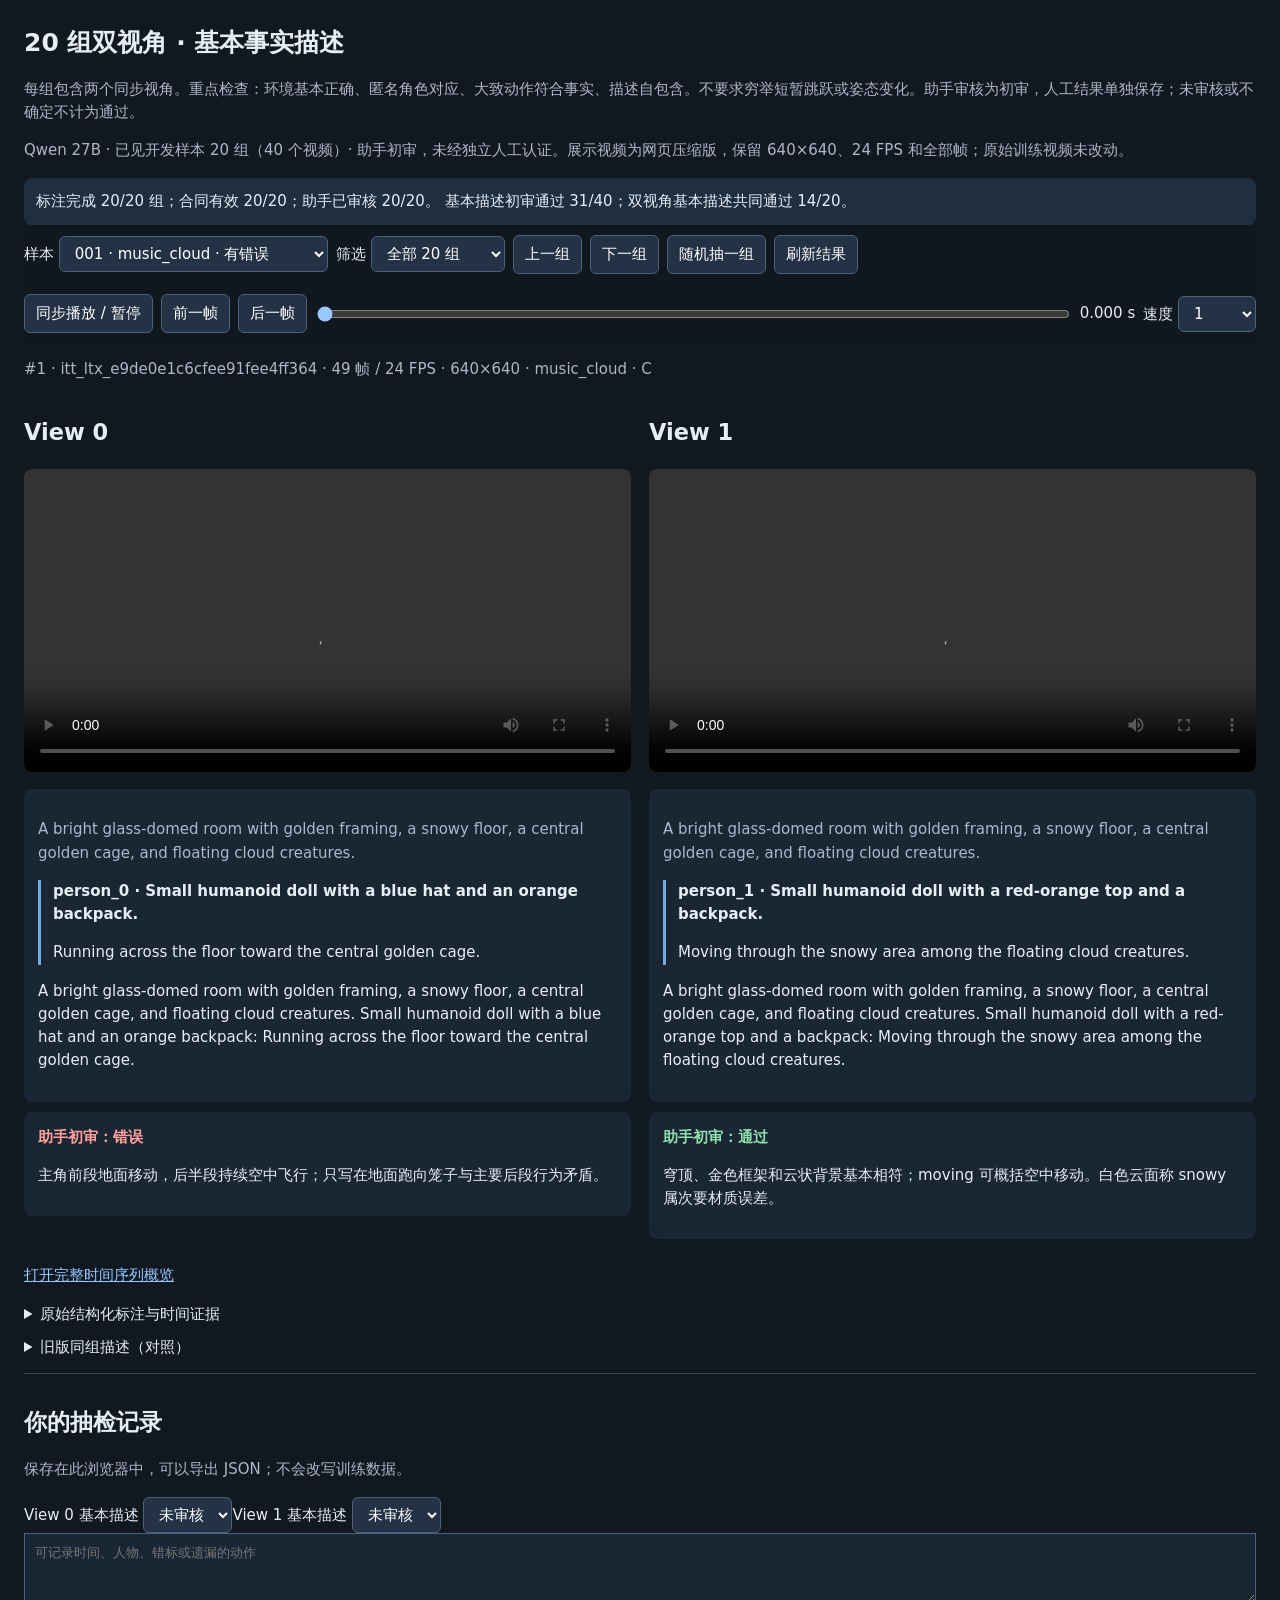
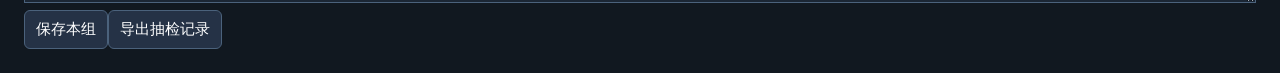
<file: index.html>
<!doctype html><html lang="zh"><meta charset="utf-8"><meta name="viewport" content="width=device-width, initial-scale=1"><title>20 组双视角 · 基本事实描述</title>
<style>
:root{color-scheme:dark}body{margin:24px;font:15px/1.55 system-ui;background:#111820;color:#e7edf5}h1{font-size:25px;margin-bottom:8px}.muted{color:#acb8c8}.bar{position:sticky;top:0;background:#111820ed;padding:10px 0;z-index:2;display:flex;flex-wrap:wrap;align-items:center;gap:8px}button,select{font:inherit;padding:7px 11px;background:#253246;color:white;border:1px solid #4b627c;border-radius:6px}button{cursor:pointer}button:hover{background:#354a65}.views{display:grid;grid-template-columns:1fr 1fr;gap:18px}section{min-width:0}video{width:100%;max-height:560px;background:black;border-radius:8px}a{color:#95c9ff}.card{padding:14px;background:#1b2634;border-radius:8px;margin:10px 0}.actor{border-left:3px solid #75acdf;padding-left:12px;margin:12px 0}.fail{color:#ffa09a}.pass{color:#8fe0ae}.uncertain{color:#f5d089}pre{white-space:pre-wrap;overflow-wrap:anywhere;font-size:12px}textarea{width:100%;box-sizing:border-box;min-height:70px;background:#1b2634;color:white;padding:10px;border:1px solid #4b627c}#seek{flex:1;min-width:180px}details{margin:10px 0}#stats{padding:12px;background:#202e40;border-radius:8px}#message{color:#8fe0ae}.assessment{margin:14px 0;border-top:1px solid #34475d;padding-top:12px}@media(max-width:800px){.views{grid-template-columns:1fr}body{margin:12px}}
</style>
<h1>20 组双视角 · 基本事实描述</h1>
<p class="muted">每组包含两个同步视角。重点检查：环境基本正确、匿名角色对应、大致动作符合事实、描述自包含。不要求穷举短暂跳跃或姿态变化。助手审核为初审，人工结果单独保存；未审核或不确定不计为通过。</p>
<p class="muted">Qwen 27B · 已见开发样本 20 组（40 个视频）· 助手初审，未经独立人工认证。展示视频为网页压缩版，保留 640×640、24 FPS 和全部帧；原始训练视频未改动。</p><div id="stats">正在加载…</div>
<div class="bar"><label>样本 <select id="sample"></select></label><label>筛选 <select id="filter"><option value="all">全部 20 组</option><option value="pass">基本描述通过</option><option value="fail">包含事实错误</option><option value="uncertain">待人工判断</option><option value="unreviewed">待审核</option></select></label><button id="prev">上一组</button><button id="next">下一组</button><button id="random">随机抽一组</button><button id="reload">刷新结果</button></div>
<div class="bar"><button id="play">同步播放 / 暂停</button><button id="backFrame">前一帧</button><button id="nextFrame">后一帧</button><input id="seek" type="range" min="0" step="1" value="0"><span id="time">0.000 s</span><label>速度 <select id="speed"><option>1</option><option>0.5</option><option>0.25</option></select></label></div>
<p id="identity" class="muted"></p>
<div class="views"><section><h2>View 0</h2><video id="v0" controls preload="metadata" playsinline></video><div id="a0" class="card"></div><div id="q0" class="card"></div></section><section><h2>View 1</h2><video id="v1" controls preload="metadata" playsinline></video><div id="a1" class="card"></div><div id="q1" class="card"></div></section></div>
<p><a id="overview" target="_blank">打开完整时间序列概览</a></p>
<details><summary>原始结构化标注与时间证据</summary><pre id="raw"></pre></details>
<details><summary>旧版同组描述（对照）</summary><pre id="baseline"></pre></details><div class="assessment"><h2>你的抽检记录</h2><p class="muted">保存在此浏览器中，可以导出 JSON；不会改写训练数据。</p><label>View 0 基本描述 <select id="h0"><option value="unreviewed">未审核</option><option value="pass">通过</option><option value="fail">错误</option><option value="uncertain">不确定</option></select></label><label>View 1 基本描述 <select id="h1"><option value="unreviewed">未审核</option><option value="pass">通过</option><option value="fail">错误</option><option value="uncertain">不确定</option></select></label><textarea id="note" placeholder="可记录时间、人物、错标或遗漏的动作"></textarea><button id="save">保存本组</button><button id="export">导出抽检记录</button><span id="message"></span></div>
<script>
const $=id=>document.getElementById(id),videos=[$('v0'),$('v1')],KEY='itt-action-basic20-static-human-v1';let DATA=[],metrics=null,ledger={},visible=[];
try{ledger=JSON.parse(localStorage.getItem(KEY)||'{}')}catch(e){}
const words={standing:'站立',stepping:'迈步前进',low_glide:'低姿态滑行',upright_glide:'直立滑行',jump:'起跳',landing:'落地',crouching:'蹲下',rising:'起身',riding:'随载具移动',flying:'空中飞行/滑翔',swimming:'游泳',climbing:'攀爬',falling:'失去支撑后下落',rolling:'翻滚',glowing_connection:'可见发光连接',contact:'身体接触',other:'其他可见动作',unresolved:'动作未确定'};
function status(s){const v=s.review?.views;if(!v)return 'unreviewed';if(v.some(x=>x.action==='fail'))return 'fail';if(v.some(x=>x.action==='uncertain'))return 'uncertain';return v.every(x=>x.action==='pass')?'pass':'unreviewed'}
function sample(){return DATA.find(s=>s.number===+$('sample').value)}
function text(parent,tag,value,cls){let el=document.createElement(tag);el.textContent=value;if(cls)el.className=cls;parent.append(el);return el}
function seek(t){videos.forEach(v=>{v.currentTime=Math.max(0,Math.min(t,(sample().media.num_frames-1)/24))});$('seek').value=Math.round(t*24)}
function pause(){videos.forEach(v=>v.pause())}
function render(){const s=sample();if(!s)return;pause();for(let v=0;v<2;v++){videos[v].src=s.video_urls[v];videos[v].playbackRate=+$('speed').value;let box=$('a'+v);box.replaceChildren();let a=s.result?.annotation?.['view'+v];if(!a){text(box,'p',s.result?.error||'等待标注完成');}else{text(box,'p',a.environment,'muted');for(const id of a.characters_present){let card=text(box,'div','','actor');text(card,'strong',id+' · '+a.character_descriptions[id]);text(card,'p',a.character_actions[id]);let events=s.states?.['view'+v]?.actors?.find(p=>p.actor_id===id)?.events;if(events)text(card,'p',events.map(e=>`${e.start.toFixed(2)}–${e.end.toFixed(2)}s ${words[e.state]||e.state}${e.detail?'：'+e.detail:''}`).join(' → '),'muted');}text(box,'p',a.self_contained_caption);if(a.uncertainties.length)text(box,'p','模型保留疑问：'+a.uncertainties.join('；'),'uncertain');}let q=$('q'+v);q.replaceChildren();const review=s.review?.views?.[v];text(q,'strong',review?'助手初审：'+({pass:'通过',fail:'错误',uncertain:'不确定'}[review.action]||'待审核'):'助手初审：待审核',review?.action);if(review)text(q,'p',review.reason||'');}
$('seek').max=s.media.num_frames-1;$('seek').value=0;$('time').textContent='0.000 s';$('identity').textContent=`#${s.number} · ${s.clip_id} · ${s.media.num_frames} 帧 / 24 FPS · ${s.media.width}×${s.media.height} · ${s.scene_bucket} · ${s.band}`;$('overview').href=s.overview;$('baseline').textContent=JSON.stringify(s.baseline,null,2);$('raw').textContent=JSON.stringify({annotation:s.result?.annotation,states:s.states},null,2);let h=ledger[s.id]||{};$('h0').value=h.view0||'unreviewed';$('h1').value=h.view1||'unreviewed';$('note').value=h.note||'';$('message').textContent='';history.replaceState(null,'','#sample='+s.number);}
function filter(keep){visible=DATA.filter(s=>$('filter').value==='all'||status(s)===$('filter').value);$('sample').replaceChildren();for(const s of visible)$('sample').add(new Option(String(s.number).padStart(3,'0')+' · '+s.scene_bucket+' · '+({pass:'描述通过',fail:'有错误',uncertain:'不确定',unreviewed:'待审'}[status(s)]),s.number));if(visible.some(s=>s.number===keep))$('sample').value=keep;if(visible.length)render();}
async function load(){const keep=sample()?.number||+(new URLSearchParams(location.hash.slice(1)).get('sample')||1);let response=await fetch('data.json',{cache:'no-store'});if(!response.ok)throw new Error('HTTP '+response.status);let data=await response.json();DATA=data.samples;metrics=data.metrics;let n=DATA.filter(s=>s.result).length,valid=DATA.filter(s=>s.result?.schema_valid).length,reviewed=DATA.filter(s=>s.review).length;$('stats').textContent=`标注完成 ${n}/${DATA.length} 组；合同有效 ${valid}/${DATA.length}；助手已审核 ${reviewed}/${DATA.length}。`+(metrics?` 基本描述初审通过 ${metrics.action_views.pass}/${DATA.length*2}；双视角基本描述共同通过 ${metrics.action_pairs.pass}/${DATA.length}。`:'准确率待审核完成后统计。');filter(keep)}
$('sample').onchange=render;$('filter').onchange=()=>filter();$('reload').onclick=()=>load().catch(e=>$('stats').textContent=String(e));$('prev').onclick=()=>{$('sample').selectedIndex=Math.max(0,$('sample').selectedIndex-1);render()};$('next').onclick=()=>{$('sample').selectedIndex=Math.min(visible.length-1,$('sample').selectedIndex+1);render()};$('random').onclick=()=>{$('sample').selectedIndex=Math.floor(Math.random()*visible.length);render()};
$('play').onclick=()=>{if(videos[0].paused){seek(videos[0].currentTime);videos.forEach(v=>v.play().catch(e=>$('message').textContent=String(e)))}else pause()};$('seek').oninput=()=>{pause();seek(+$('seek').value/24)};$('backFrame').onclick=()=>{pause();seek(Math.max(0,Math.round(videos[0].currentTime*24)-1)/24)};$('nextFrame').onclick=()=>{pause();seek((Math.round(videos[0].currentTime*24)+1)/24)};$('speed').onchange=()=>videos.forEach(v=>v.playbackRate=+$('speed').value);
videos[0].addEventListener('timeupdate',()=>{$('time').textContent=videos[0].currentTime.toFixed(3)+' s';$('seek').value=Math.round(videos[0].currentTime*24);if(!videos[0].paused&&Math.abs(videos[1].currentTime-videos[0].currentTime)>.1)videos[1].currentTime=videos[0].currentTime});
$('save').onclick=()=>{let s=sample();ledger[s.id]={id:s.id,number:s.number,view0:$('h0').value,view1:$('h1').value,note:$('note').value,reviewed_at:new Date().toISOString(),source:'user_manual_review'};localStorage.setItem(KEY,JSON.stringify(ledger));$('message').textContent='已保存本组抽检'};
$('export').onclick=()=>{let u=URL.createObjectURL(new Blob([JSON.stringify(Object.values(ledger),null,2)],{type:'application/json'}));let a=document.createElement('a');a.href=u;a.download='itt-action-basic20-human-review.json';a.click();setTimeout(()=>URL.revokeObjectURL(u),1000)};load().catch(e=>$('stats').textContent=String(e));
</script></html>
</file>
